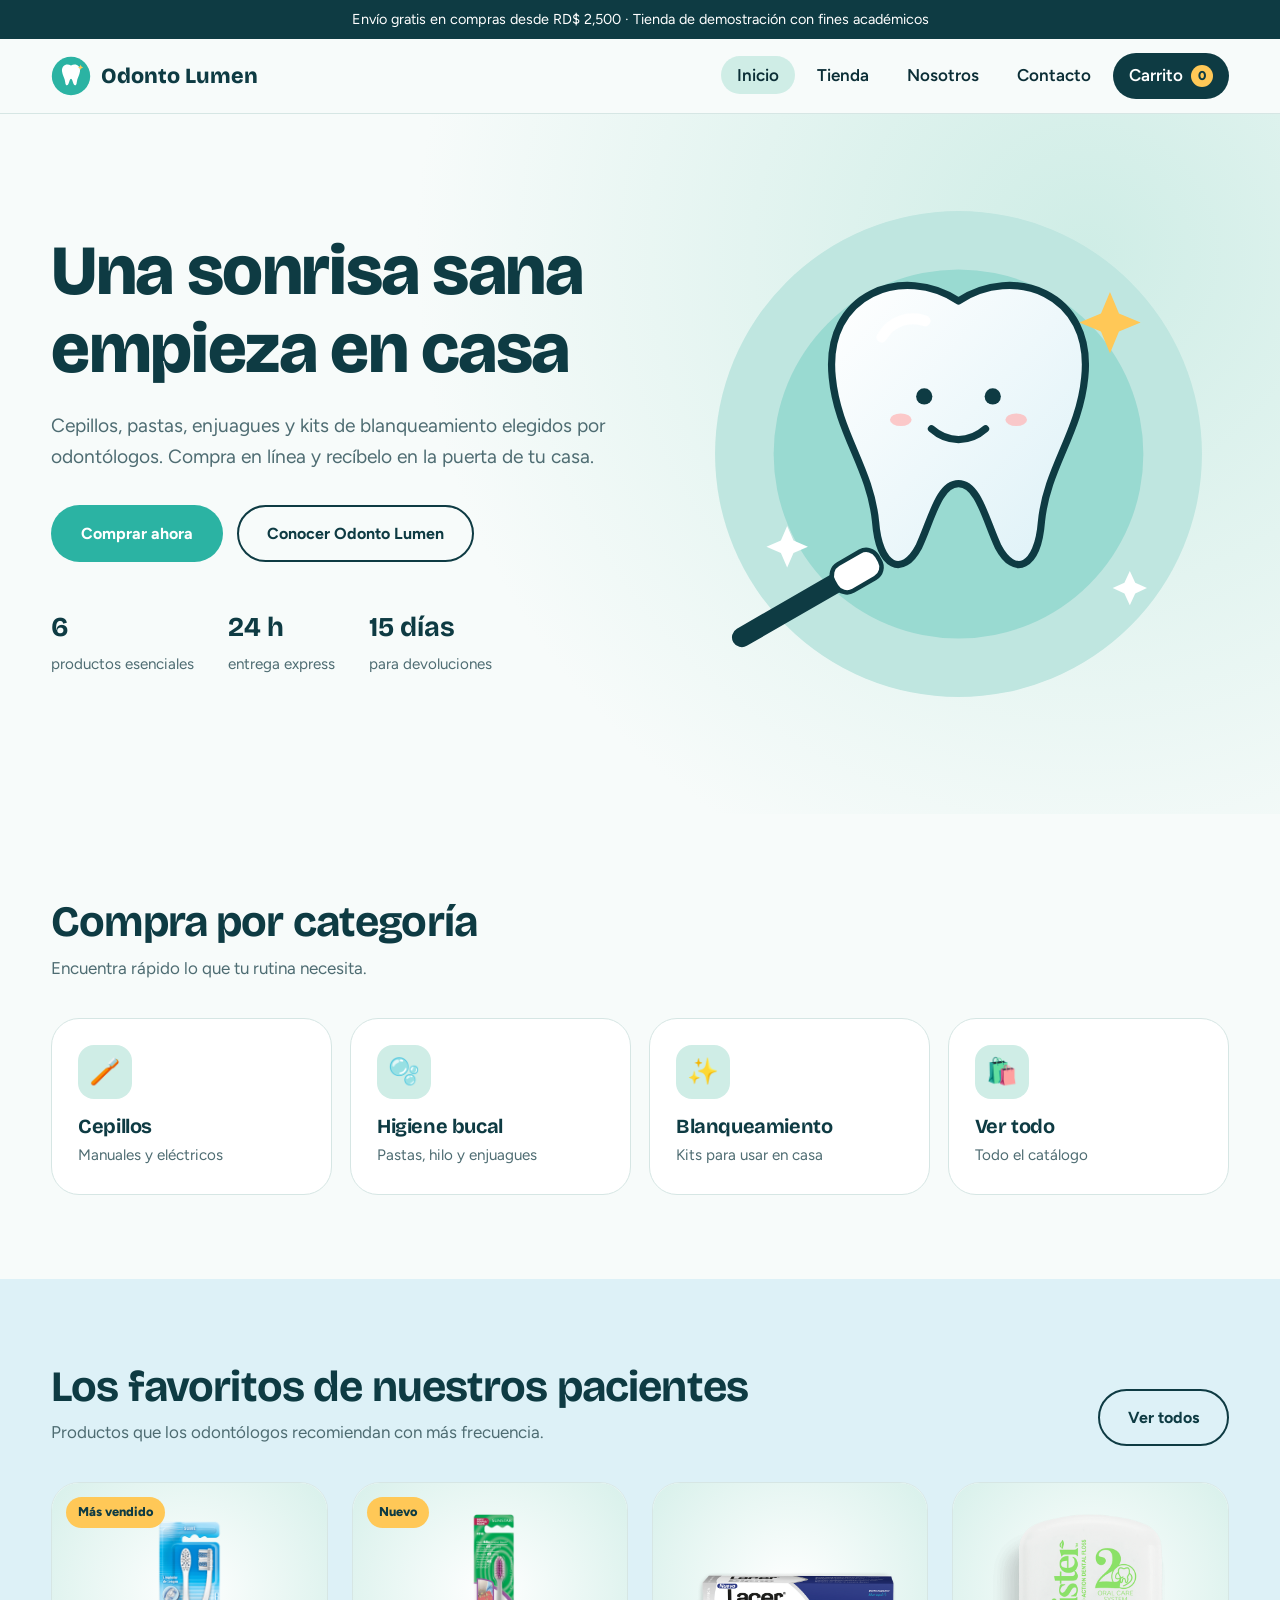
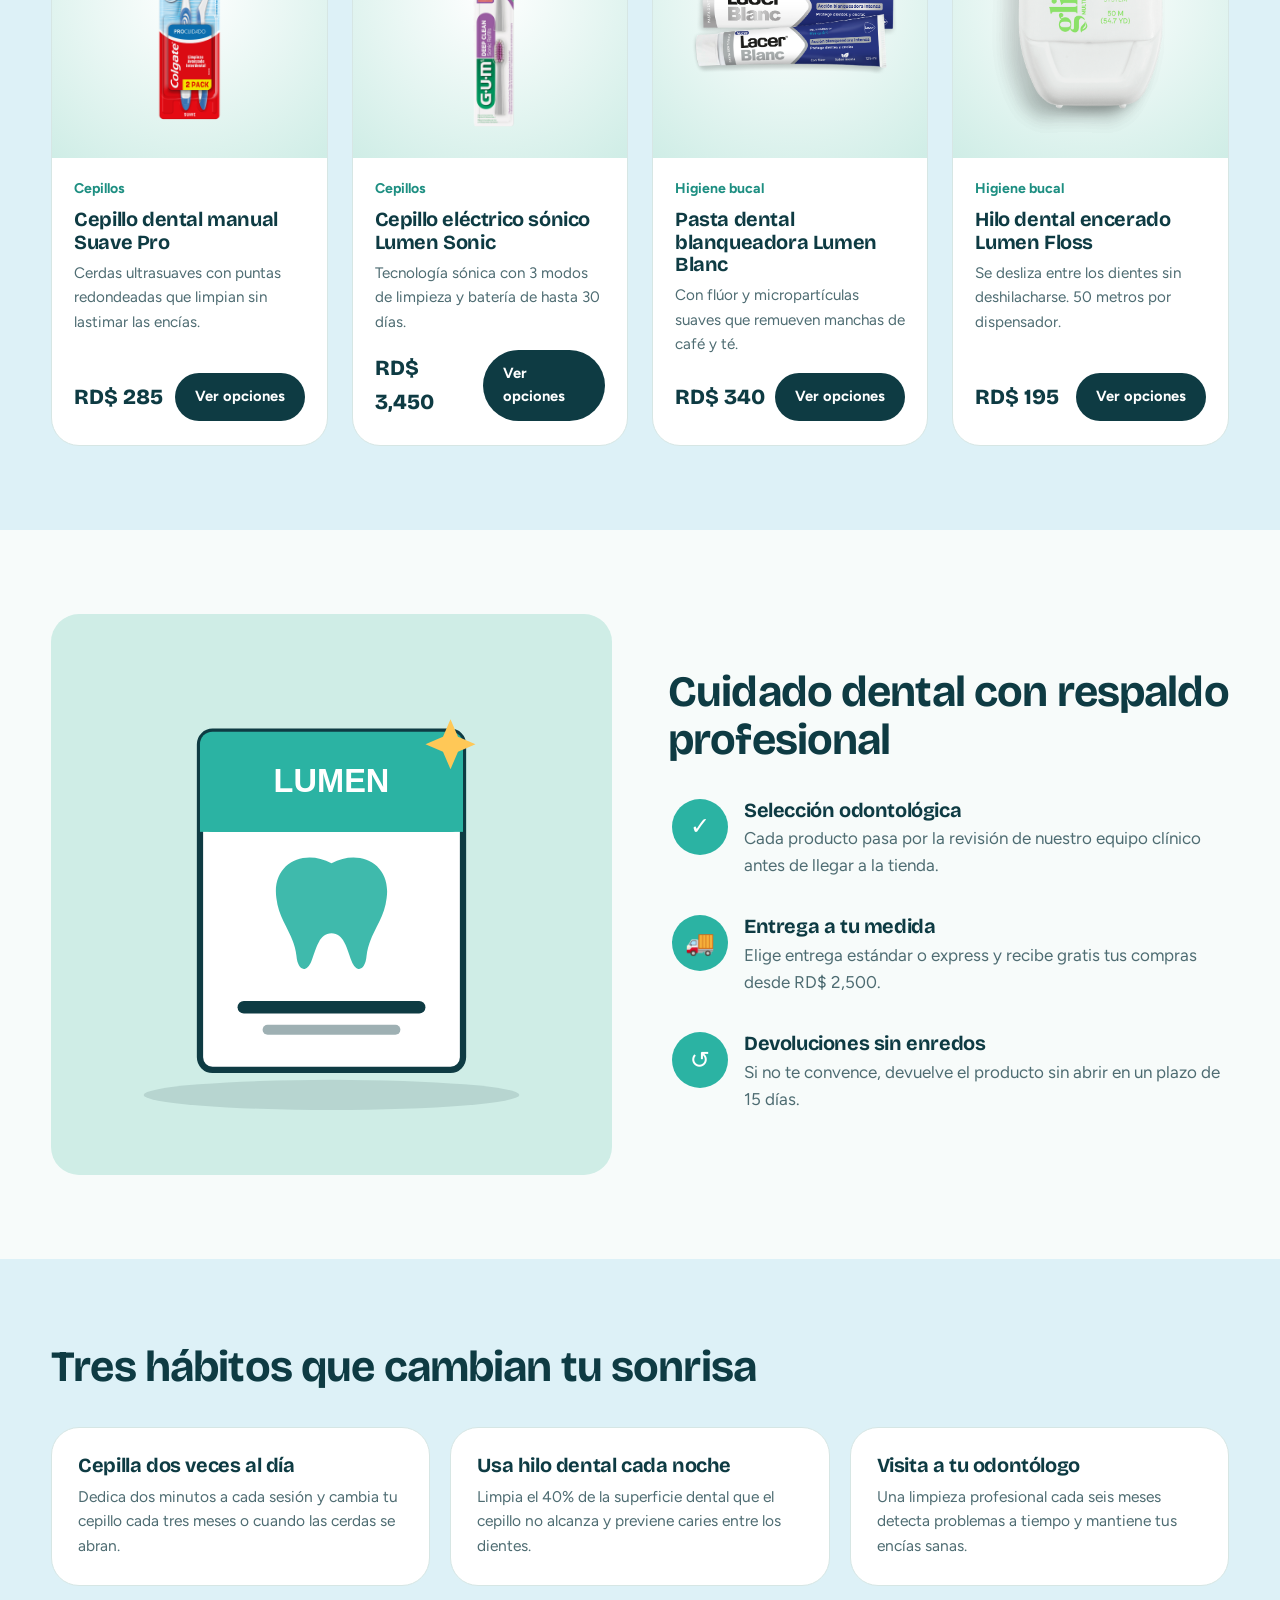
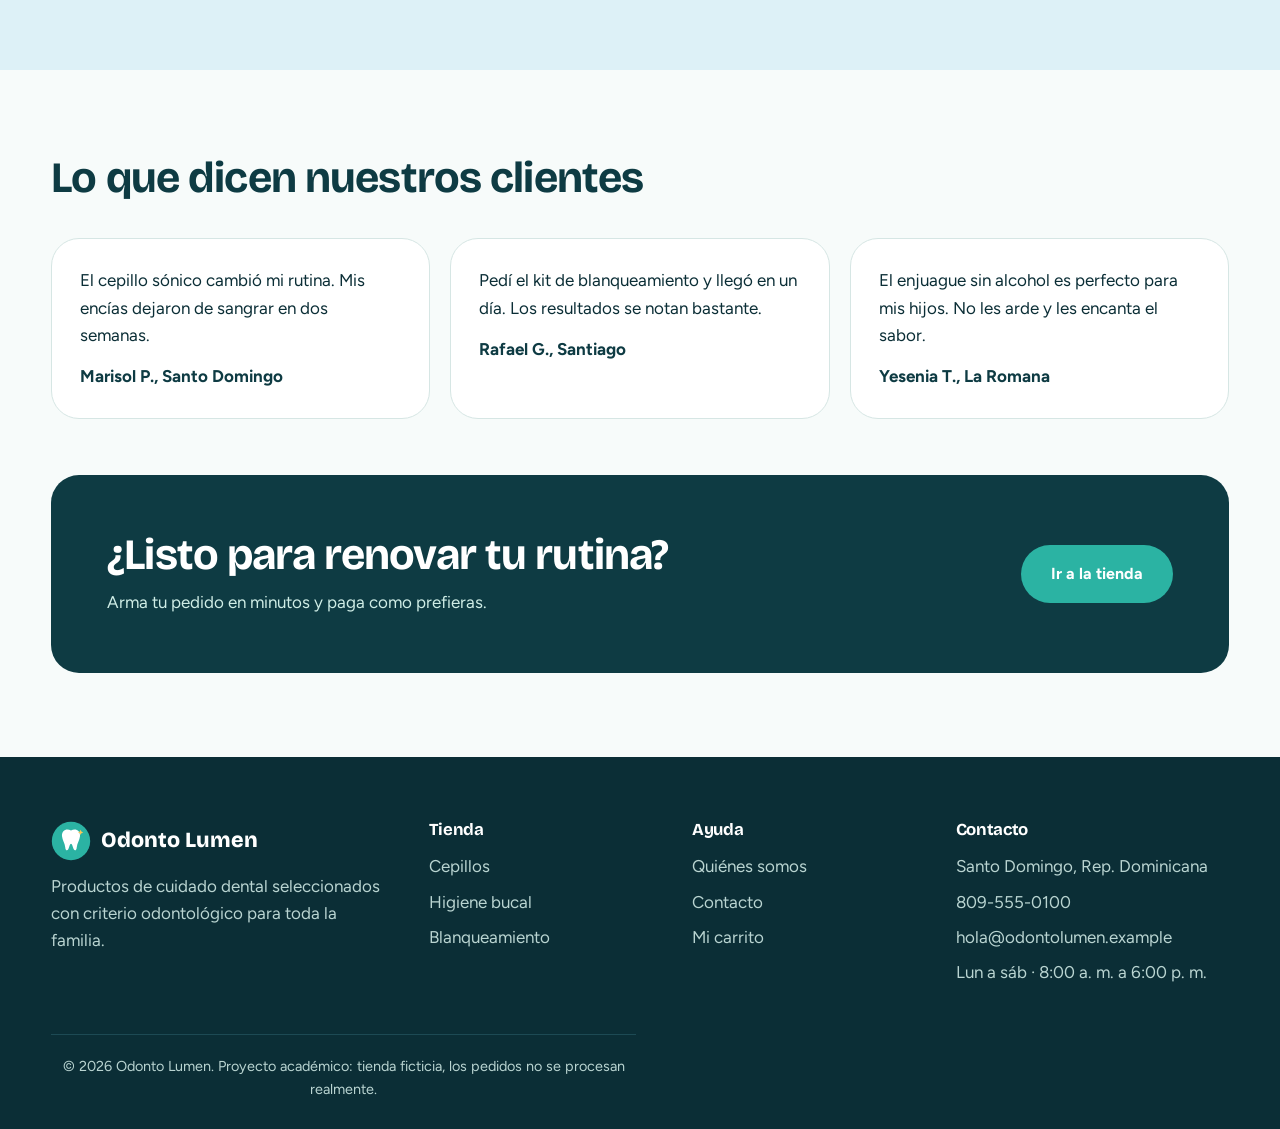
<file: index.html>
<!DOCTYPE html>
<html lang="es">
<head>
<meta charset="UTF-8">
<meta name="viewport" content="width=device-width, initial-scale=1">
<title>Odonto Lumen · Tienda de cuidado dental</title>
<meta name="description" content="Odonto Lumen: productos de cuidado dental con respaldo odontológico.">
<link rel="icon" href="images/logo.svg" type="image/svg+xml">
<link rel="preconnect" href="https://fonts.googleapis.com">
<link rel="preconnect" href="https://fonts.gstatic.com" crossorigin>
<link href="https://fonts.googleapis.com/css2?family=Bricolage+Grotesque:opsz,wght@12..96,500;12..96,700;12..96,800&family=Figtree:wght@400;600;700&display=swap" rel="stylesheet">
<link rel="stylesheet" href="css/styles.css">
</head>
<body data-page="home">
<div id="site-header"></div>

<main>
<section class="hero"><div class="container hero-grid">
 <div><h1>Una sonrisa sana empieza en casa</h1>
 <p class="lead">Cepillos, pastas, enjuagues y kits de blanqueamiento elegidos por odontólogos. Compra en línea y recíbelo en la puerta de tu casa.</p>
 <div class="actions"><a class="btn btn-primary" href="tienda.html">Comprar ahora</a><a class="btn btn-ghost" href="nosotros.html">Conocer Odonto Lumen</a></div>
 <div class="hero-stats"><div><strong>6</strong><span>productos esenciales</span></div><div><strong>24 h</strong><span>entrega express</span></div><div><strong>15 días</strong><span>para devoluciones</span></div></div></div>
 <div class="hero-art"><img src="images/hero.svg" alt="Muela sonriente con un cepillo dental"></div>
</div></section>

<section class="section"><div class="container">
 <div class="section-head"><div><h2>Compra por categoría</h2><p>Encuentra rápido lo que tu rutina necesita.</p></div></div>
 <div class="cats">
  <a class="cat" href="tienda.html?cat=Cepillos"><div class="ico">🪥</div><h3>Cepillos</h3><span>Manuales y eléctricos</span></a>
  <a class="cat" href="tienda.html?cat=Higiene bucal"><div class="ico">🫧</div><h3>Higiene bucal</h3><span>Pastas, hilo y enjuagues</span></a>
  <a class="cat" href="tienda.html?cat=Blanqueamiento"><div class="ico">✨</div><h3>Blanqueamiento</h3><span>Kits para usar en casa</span></a>
  <a class="cat" href="tienda.html"><div class="ico">🛍️</div><h3>Ver todo</h3><span>Todo el catálogo</span></a>
 </div></div></section>

<section class="section alt"><div class="container">
 <div class="section-head"><div><h2>Los favoritos de nuestros pacientes</h2><p>Productos que los odontólogos recomiendan con más frecuencia.</p></div><a class="btn btn-ghost" href="tienda.html">Ver todos</a></div>
 <div class="grid" id="featured"></div></div></section>

<section class="section"><div class="container split">
 <div class="art"><img src="images/pasta.svg" alt="Pasta dental blanqueadora Lumen Blanc"></div>
 <div><h2>Cuidado dental con respaldo profesional</h2>
 <div class="benefits" style="grid-template-columns:1fr;gap:20px;margin-top:26px">
  <div class="benefit" style="display:flex;gap:16px"><div class="num" style="flex:none;margin:0">✓</div><div><h3>Selección odontológica</h3><p style="margin-top:4px">Cada producto pasa por la revisión de nuestro equipo clínico antes de llegar a la tienda.</p></div></div>
  <div class="benefit" style="display:flex;gap:16px"><div class="num" style="flex:none;margin:0">🚚</div><div><h3>Entrega a tu medida</h3><p style="margin-top:4px">Elige entrega estándar o express y recibe gratis tus compras desde RD$ 2,500.</p></div></div>
  <div class="benefit" style="display:flex;gap:16px"><div class="num" style="flex:none;margin:0">↺</div><div><h3>Devoluciones sin enredos</h3><p style="margin-top:4px">Si no te convence, devuelve el producto sin abrir en un plazo de 15 días.</p></div></div>
 </div></div></div></section>

<section class="section alt"><div class="container">
 <div class="section-head"><div><h2>Tres hábitos que cambian tu sonrisa</h2></div></div>
 <div class="tips">
  <div class="tip"><h3>Cepilla dos veces al día</h3><p>Dedica dos minutos a cada sesión y cambia tu cepillo cada tres meses o cuando las cerdas se abran.</p></div>
  <div class="tip"><h3>Usa hilo dental cada noche</h3><p>Limpia el 40% de la superficie dental que el cepillo no alcanza y previene caries entre los dientes.</p></div>
  <div class="tip"><h3>Visita a tu odontólogo</h3><p>Una limpieza profesional cada seis meses detecta problemas a tiempo y mantiene tus encías sanas.</p></div>
 </div></div></section>

<section class="section"><div class="container">
 <div class="section-head"><div><h2>Lo que dicen nuestros clientes</h2></div></div>
 <div class="tips">
  <blockquote class="quote"><p>El cepillo sónico cambió mi rutina. Mis encías dejaron de sangrar en dos semanas.</p><footer>Marisol P., Santo Domingo</footer></blockquote>
  <blockquote class="quote"><p>Pedí el kit de blanqueamiento y llegó en un día. Los resultados se notan bastante.</p><footer>Rafael G., Santiago</footer></blockquote>
  <blockquote class="quote"><p>El enjuague sin alcohol es perfecto para mis hijos. No les arde y les encanta el sabor.</p><footer>Yesenia T., La Romana</footer></blockquote>
 </div>
 <div class="banner" style="margin-top:56px"><div><h2>¿Listo para renovar tu rutina?</h2><p>Arma tu pedido en minutos y paga como prefieras.</p></div><a class="btn btn-primary" href="tienda.html">Ir a la tienda</a></div>
</div></section>
</main>
<div id="site-footer"></div>
<script src="js/app.js"></script>
</body>
</html>
</file>
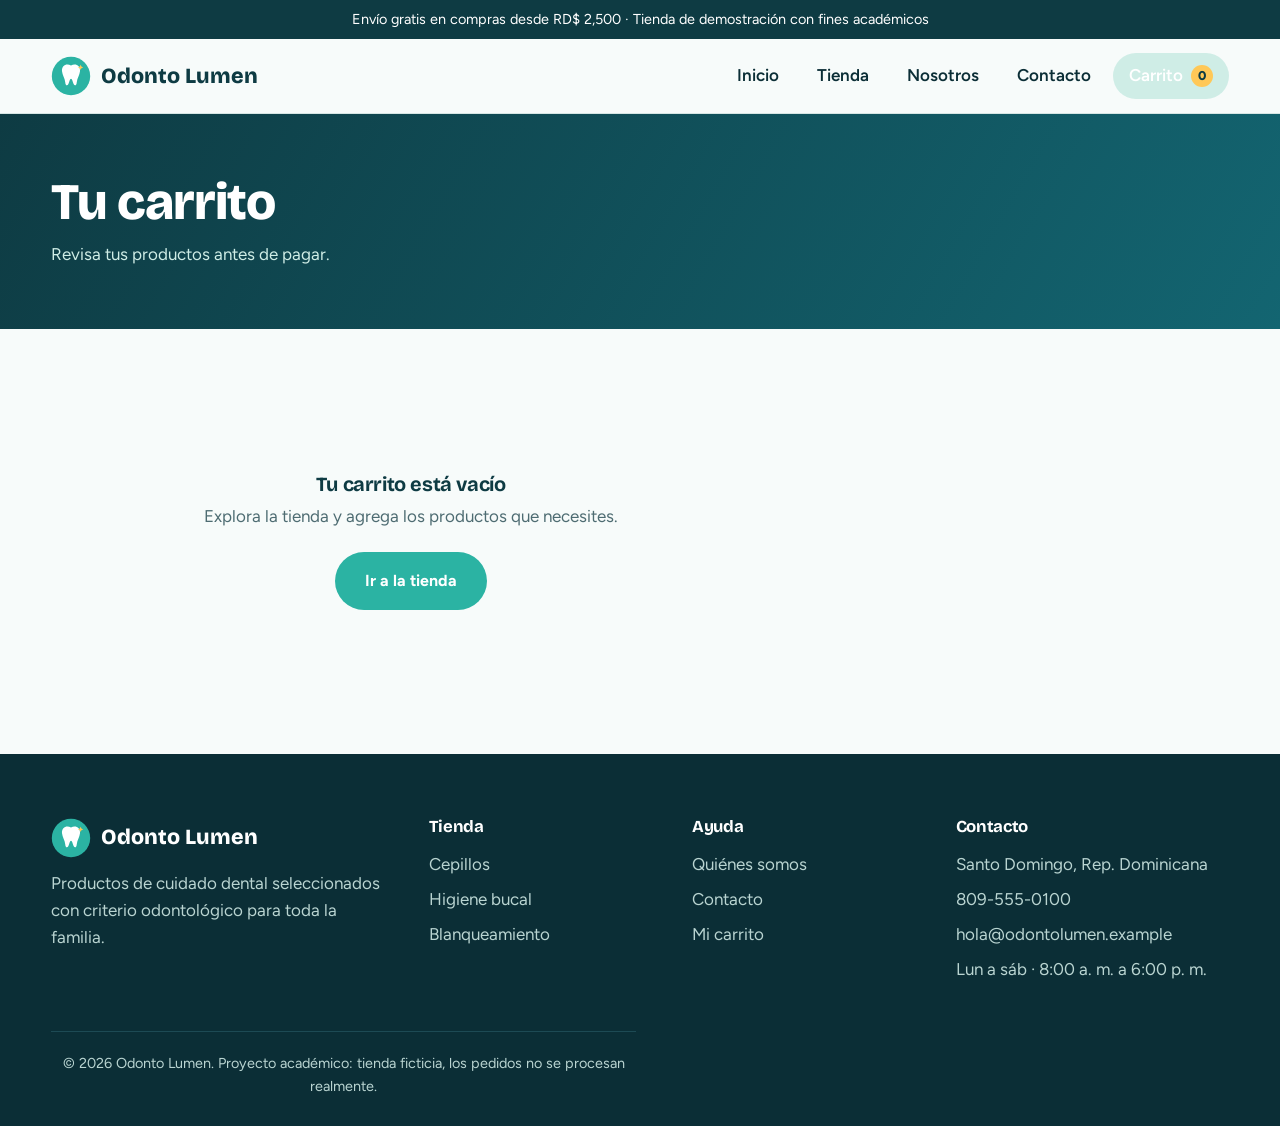
<file: carrito.html>
<!DOCTYPE html>
<html lang="es">
<head>
<meta charset="UTF-8">
<meta name="viewport" content="width=device-width, initial-scale=1">
<title>Carrito · Odonto Lumen</title>
<meta name="description" content="Odonto Lumen: tienda en línea de productos de cuidado dental.">
<link rel="icon" href="images/logo.svg" type="image/svg+xml">
<link rel="preconnect" href="https://fonts.googleapis.com">
<link rel="preconnect" href="https://fonts.gstatic.com" crossorigin>
<link href="https://fonts.googleapis.com/css2?family=Bricolage+Grotesque:opsz,wght@12..96,500;12..96,700;12..96,800&family=Figtree:wght@400;600;700&display=swap" rel="stylesheet">
<link rel="stylesheet" href="css/styles.css">
</head>
<body data-page="cart">
<div id="site-header"></div>

<main>
<section class="page-hero"><div class="container"><h1>Tu carrito</h1><p>Revisa tus productos antes de pagar.</p></div></section>
<section class="section"><div class="container cart-layout"><div id="lines"></div><aside class="summary" id="summary"></aside></div></section>
</main>
<div id="site-footer"></div>
<script src="js/app.js"></script>
</body>
</html>
</file>
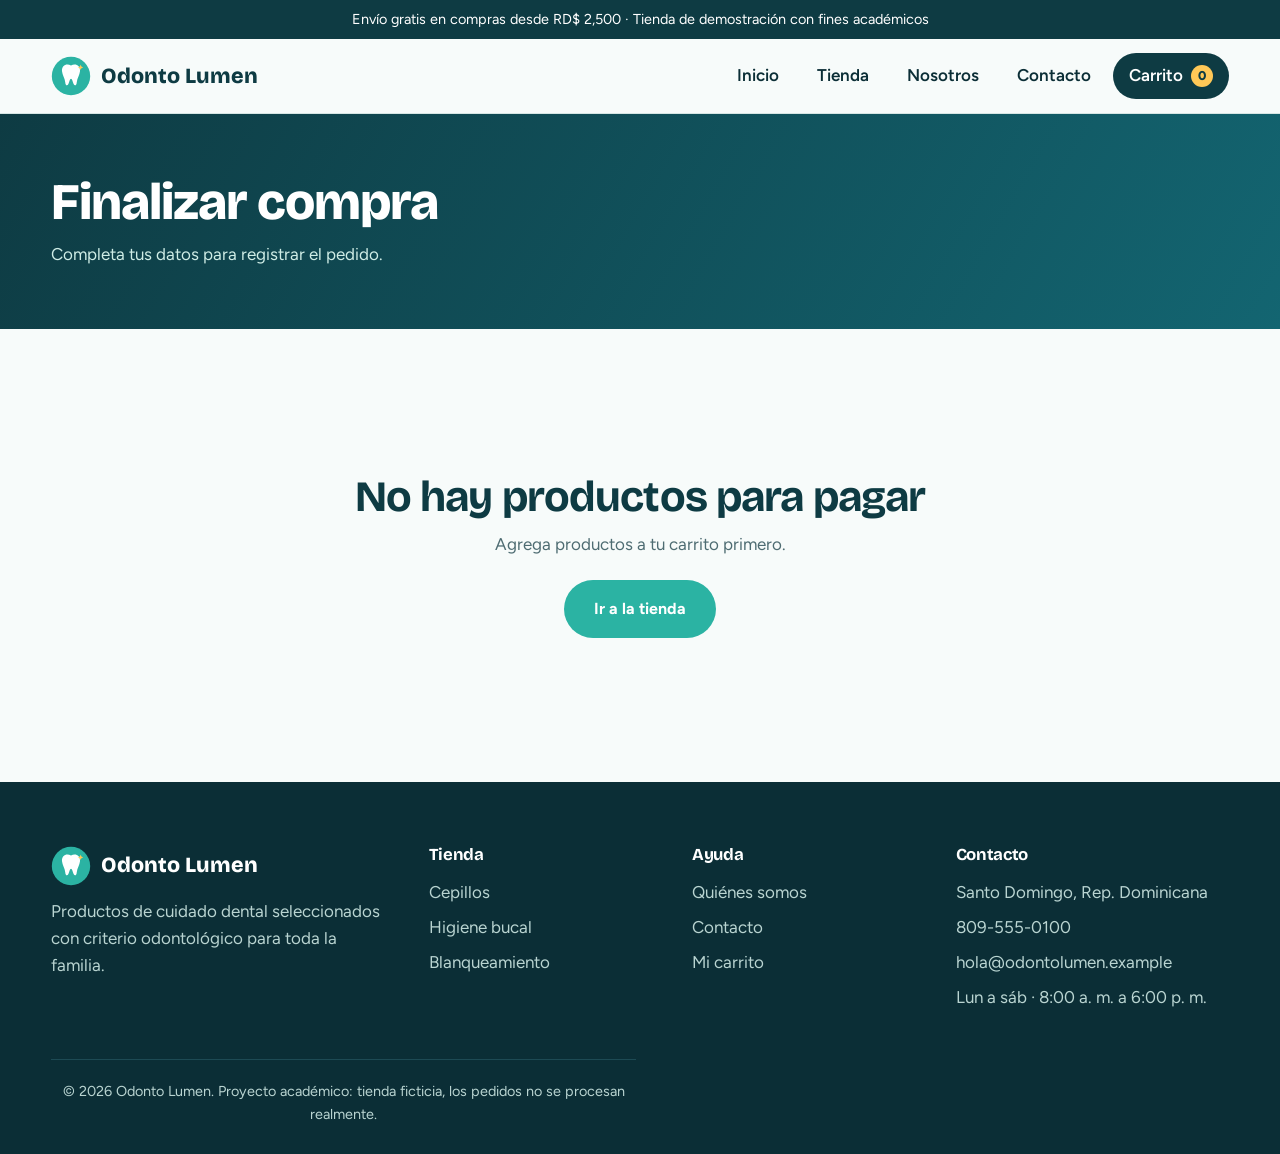
<file: checkout.html>
<!DOCTYPE html>
<html lang="es">
<head>
<meta charset="UTF-8">
<meta name="viewport" content="width=device-width, initial-scale=1">
<title>Finalizar compra · Odonto Lumen</title>
<meta name="description" content="Odonto Lumen: tienda en línea de productos de cuidado dental.">
<link rel="icon" href="images/logo.svg" type="image/svg+xml">
<link rel="preconnect" href="https://fonts.googleapis.com">
<link rel="preconnect" href="https://fonts.gstatic.com" crossorigin>
<link href="https://fonts.googleapis.com/css2?family=Bricolage+Grotesque:opsz,wght@12..96,500;12..96,700;12..96,800&family=Figtree:wght@400;600;700&display=swap" rel="stylesheet">
<link rel="stylesheet" href="css/styles.css">
</head>
<body data-page="checkout">
<div id="site-header"></div>

<main>
<section class="page-hero"><div class="container"><h1>Finalizar compra</h1><p>Completa tus datos para registrar el pedido.</p></div></section>
<section class="section"><div class="container" id="checkout-wrap"><form id="checkout-form" class="cart-layout" novalidate>
 <div>
  <div class="panel"><h3>Datos de contacto</h3><div class="form-grid">
   <div class="field"><label for="nombre">Nombre completo</label><input id="nombre" data-req autocomplete="name"><div class="err">Escribe tu nombre.</div></div>
   <div class="field"><label for="email">Correo electrónico</label><input id="email" type="email" data-req autocomplete="email"><div class="err">Escribe un correo válido.</div></div>
   <div class="field full"><label for="tel">Teléfono</label><input id="tel" type="tel" data-req="tel" placeholder="809-000-0000" autocomplete="tel"><div class="err">Escribe un teléfono de 10 dígitos.</div></div></div></div>
  <div class="panel"><h3>Dirección de entrega</h3><div class="form-grid">
   <div class="field full"><label for="dir">Dirección</label><input id="dir" data-req autocomplete="street-address"><div class="err">Escribe tu dirección.</div></div>
   <div class="field"><label for="ciudad">Ciudad o sector</label><input id="ciudad" data-req><div class="err">Escribe tu ciudad o sector.</div></div>
   <div class="field"><label for="prov">Provincia</label><select id="prov"><option>Santo Domingo</option><option>Distrito Nacional</option><option>Santiago</option><option>La Altagracia</option><option>San Cristóbal</option><option>Otra</option></select></div></div></div>
  <div class="panel"><h3>Método de pago</h3><div class="pay">
   <label><input type="radio" name="pago" checked> Tarjeta de crédito o débito</label>
   <label><input type="radio" name="pago"> Transferencia bancaria</label>
   <label><input type="radio" name="pago"> Pago contra entrega</label></div></div>
 </div>
 <aside class="summary"><h3>Tu pedido</h3><div id="mini"></div><button class="btn btn-primary btn-block" type="submit" style="margin-top:18px">Confirmar pedido</button><p class="note">Tienda de demostración: no se realiza ningún cobro real.</p></aside>
</form></div></section>
</main>
<div id="site-footer"></div>
<script src="js/app.js"></script>
</body>
</html>
</file>
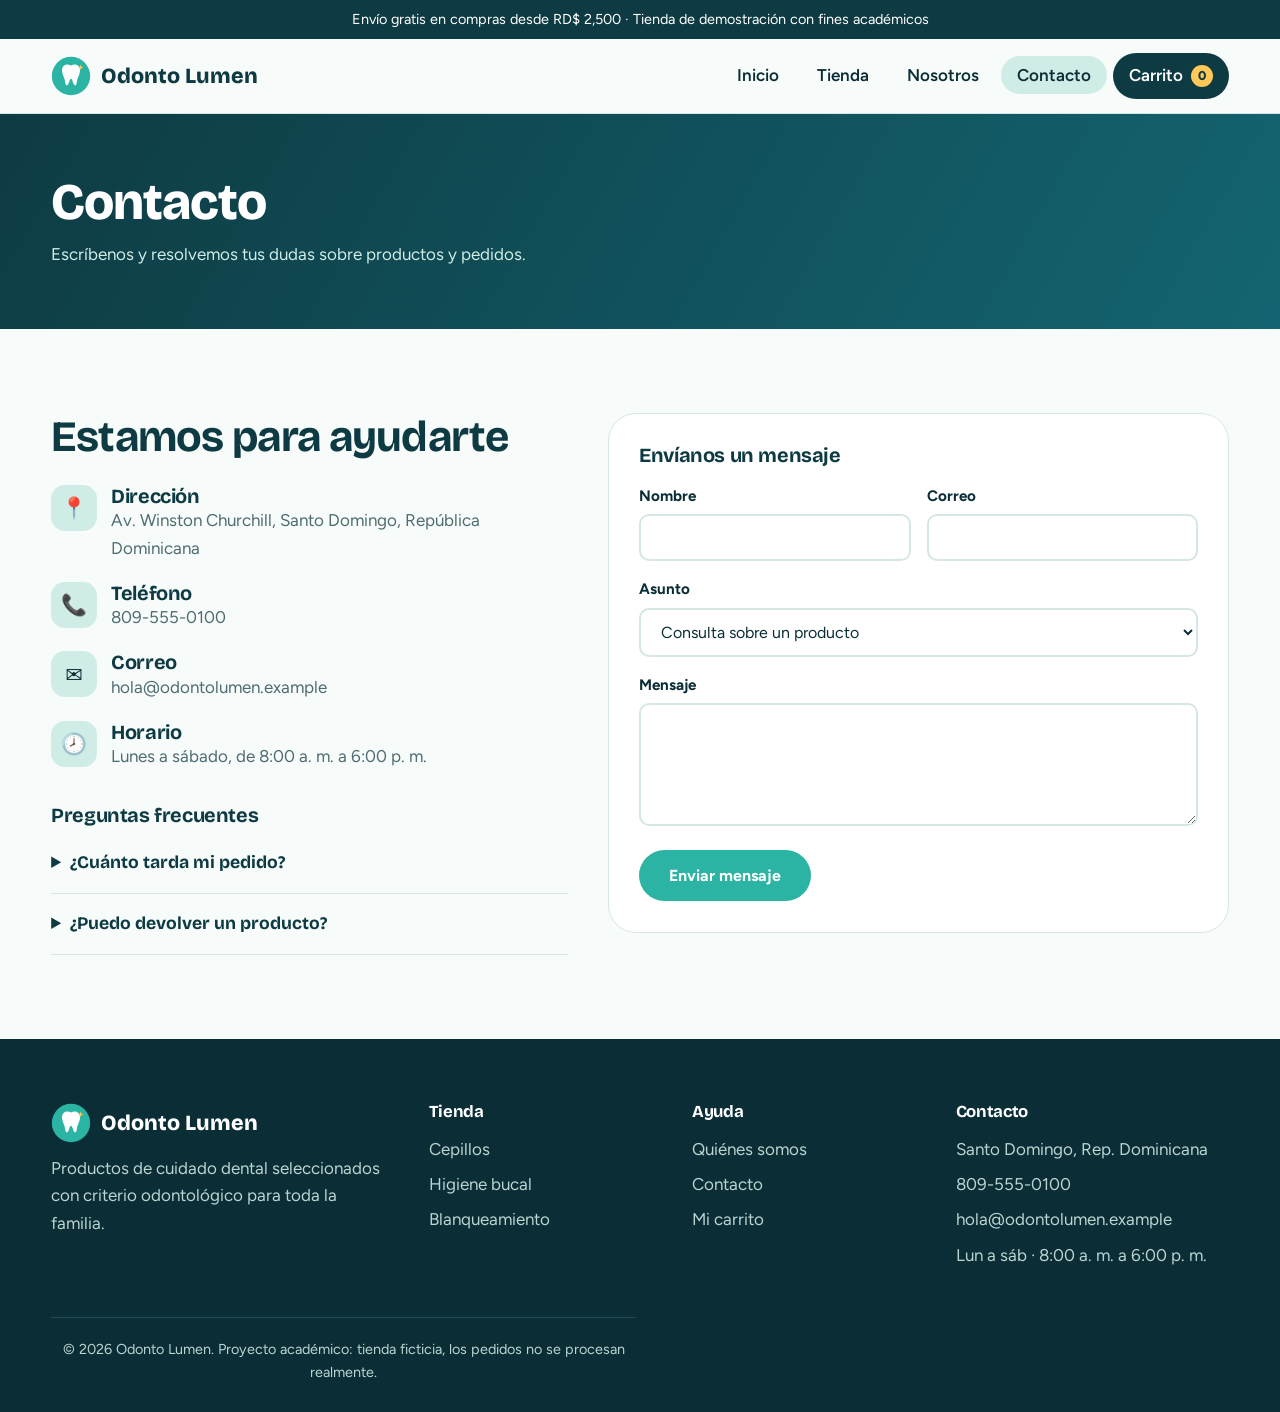
<file: contacto.html>
<!DOCTYPE html>
<html lang="es">
<head>
<meta charset="UTF-8">
<meta name="viewport" content="width=device-width, initial-scale=1">
<title>Contacto · Odonto Lumen</title>
<meta name="description" content="Odonto Lumen: tienda en línea de productos de cuidado dental.">
<link rel="icon" href="images/logo.svg" type="image/svg+xml">
<link rel="preconnect" href="https://fonts.googleapis.com">
<link rel="preconnect" href="https://fonts.gstatic.com" crossorigin>
<link href="https://fonts.googleapis.com/css2?family=Bricolage+Grotesque:opsz,wght@12..96,500;12..96,700;12..96,800&family=Figtree:wght@400;600;700&display=swap" rel="stylesheet">
<link rel="stylesheet" href="css/styles.css">
</head>
<body data-page="contact">
<div id="site-header"></div>

<main>
<section class="page-hero"><div class="container"><h1>Contacto</h1><p>Escríbenos y resolvemos tus dudas sobre productos y pedidos.</p></div></section>
<section class="section"><div class="container contact-grid">
 <div><h2 style="margin-bottom:24px">Estamos para ayudarte</h2>
  <div class="info-item"><div class="ico">📍</div><div><h3>Dirección</h3><p>Av. Winston Churchill, Santo Domingo, República Dominicana</p></div></div>
  <div class="info-item"><div class="ico">📞</div><div><h3>Teléfono</h3><p>809-555-0100</p></div></div>
  <div class="info-item"><div class="ico">✉️</div><div><h3>Correo</h3><p>hola@odontolumen.example</p></div></div>
  <div class="info-item"><div class="ico">🕗</div><div><h3>Horario</h3><p>Lunes a sábado, de 8:00 a. m. a 6:00 p. m.</p></div></div>
  <h3 style="margin:34px 0 6px">Preguntas frecuentes</h3>
  <details><summary>¿Cuánto tarda mi pedido?</summary><p>La entrega estándar tarda de 3 a 5 días hábiles y la express, de 24 a 48 horas.</p></details>
  <details><summary>¿Puedo devolver un producto?</summary><p>Sí, dentro de 15 días, siempre que esté sin abrir y en su empaque original.</p></details>
 </div>
 <form class="panel" id="contact-form" novalidate><h3>Envíanos un mensaje</h3><div class="form-grid">
  <div class="field"><label for="n">Nombre</label><input id="n" data-req><div class="err">Escribe tu nombre.</div></div>
  <div class="field"><label for="e">Correo</label><input id="e" type="email" data-req><div class="err">Escribe un correo válido.</div></div>
  <div class="field full"><label for="a">Asunto</label><select id="a"><option>Consulta sobre un producto</option><option>Estado de mi pedido</option><option>Devolución</option><option>Otro</option></select></div>
  <div class="field full"><label for="m">Mensaje</label><textarea id="m" rows="5" data-req></textarea><div class="err">Escribe tu mensaje.</div></div>
  <div class="full"><button class="btn btn-primary" type="submit">Enviar mensaje</button></div></div></form>
</div></section>
</main>
<div id="site-footer"></div>
<script src="js/app.js"></script>
</body>
</html>
</file>
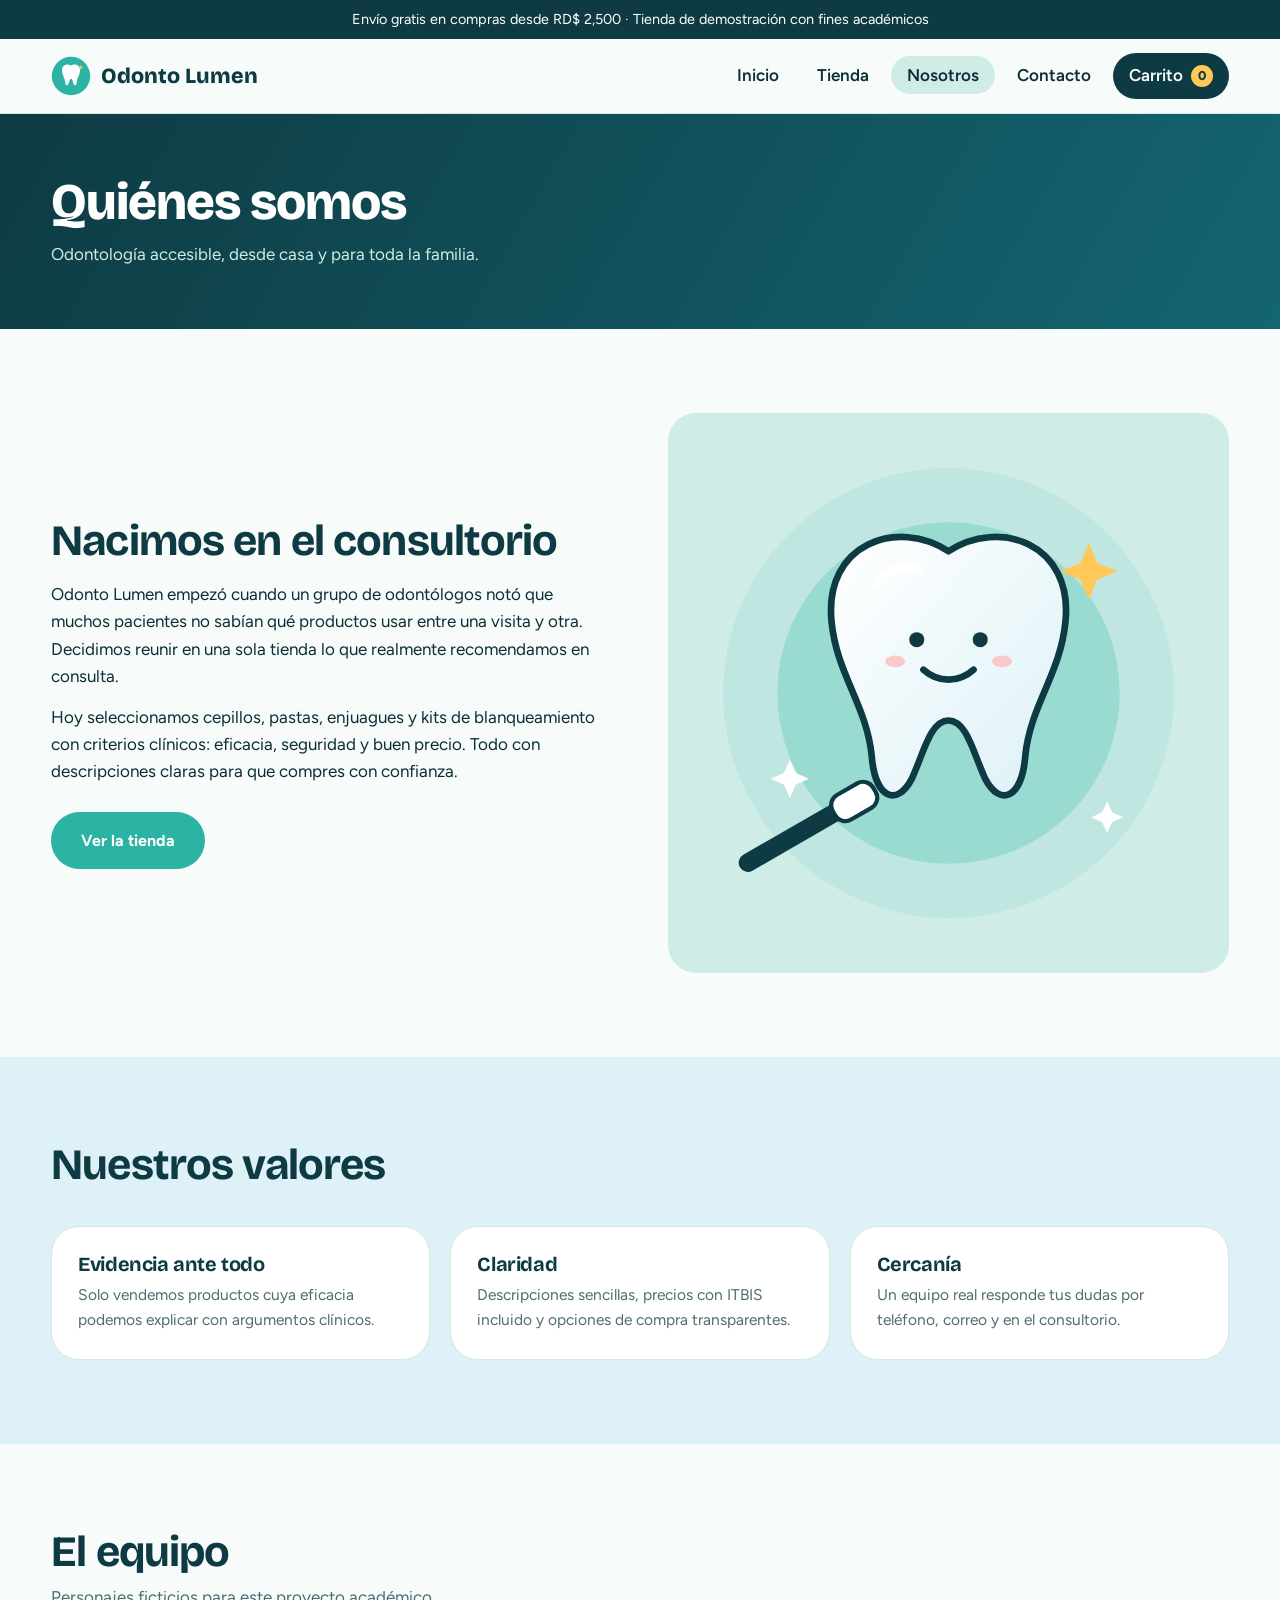
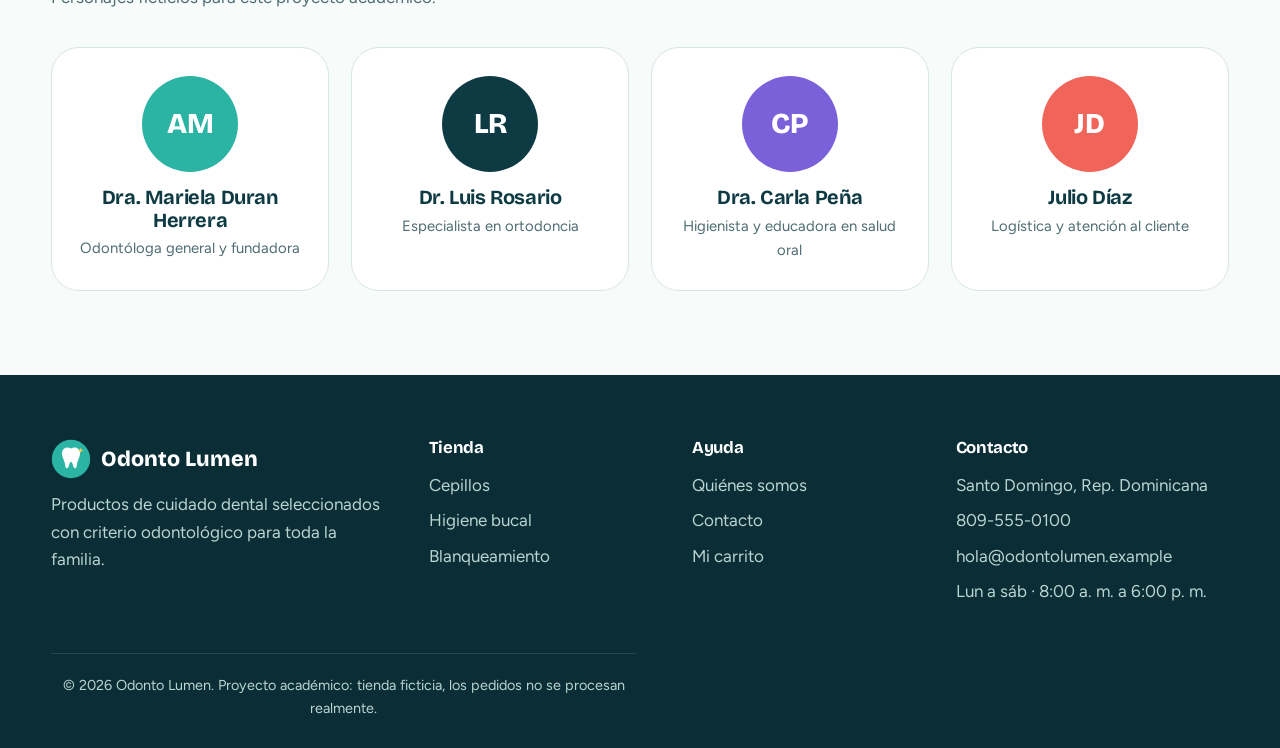
<file: nosotros.html>
<!DOCTYPE html>
<html lang="es">
<head>
<meta charset="UTF-8">
<meta name="viewport" content="width=device-width, initial-scale=1">
<title>Nosotros · Odonto Lumen</title>
<meta name="description" content="Odonto Lumen: tienda en línea de productos de cuidado dental.">
<link rel="icon" href="images/logo.svg" type="image/svg+xml">
<link rel="preconnect" href="https://fonts.googleapis.com">
<link rel="preconnect" href="https://fonts.gstatic.com" crossorigin>
<link href="https://fonts.googleapis.com/css2?family=Bricolage+Grotesque:opsz,wght@12..96,500;12..96,700;12..96,800&family=Figtree:wght@400;600;700&display=swap" rel="stylesheet">
<link rel="stylesheet" href="css/styles.css">
</head>
<body data-page="about">
<div id="site-header"></div>

<main>
<section class="page-hero"><div class="container"><h1>Quiénes somos</h1><p>Odontología accesible, desde casa y para toda la familia.</p></div></section>
<section class="section"><div class="container split">
 <div><h2>Nacimos en el consultorio</h2><p style="margin-top:16px">Odonto Lumen empezó cuando un grupo de odontólogos notó que muchos pacientes no sabían qué productos usar entre una visita y otra. Decidimos reunir en una sola tienda lo que realmente recomendamos en consulta.</p>
 <p style="margin-top:14px">Hoy seleccionamos cepillos, pastas, enjuagues y kits de blanqueamiento con criterios clínicos: eficacia, seguridad y buen precio. Todo con descripciones claras para que compres con confianza.</p>
 <a class="btn btn-primary" style="margin-top:26px" href="tienda.html">Ver la tienda</a></div>
 <div class="art"><img src="images/hero.svg" alt="Ilustración de una muela sonriente"></div></div></section>
<section class="section alt"><div class="container"><div class="section-head"><div><h2>Nuestros valores</h2></div></div>
 <div class="tips"><div class="tip"><h3>Evidencia ante todo</h3><p>Solo vendemos productos cuya eficacia podemos explicar con argumentos clínicos.</p></div>
 <div class="tip"><h3>Claridad</h3><p>Descripciones sencillas, precios con ITBIS incluido y opciones de compra transparentes.</p></div>
 <div class="tip"><h3>Cercanía</h3><p>Un equipo real responde tus dudas por teléfono, correo y en el consultorio.</p></div></div></div></section>
<section class="section"><div class="container"><div class="section-head"><div><h2>El equipo</h2><p>Personajes ficticios para este proyecto académico.</p></div></div>
 <div class="team">
  <div class="member"><div class="avatar" style="background:#2BB3A3">AM</div><h3>Dra. Mariela Duran Herrera</h3><p>Odontóloga general y fundadora</p></div>
  <div class="member"><div class="avatar" style="background:#0E3B43">LR</div><h3>Dr. Luis Rosario</h3><p>Especialista en ortodoncia</p></div>
  <div class="member"><div class="avatar" style="background:#7B61D9">CP</div><h3>Dra. Carla Peña</h3><p>Higienista y educadora en salud oral</p></div>
  <div class="member"><div class="avatar" style="background:#F0645A">JD</div><h3>Julio Díaz</h3><p>Logística y atención al cliente</p></div></div></div></section>
</main>
<div id="site-footer"></div>
<script src="js/app.js"></script>
</body>
</html>
</file>
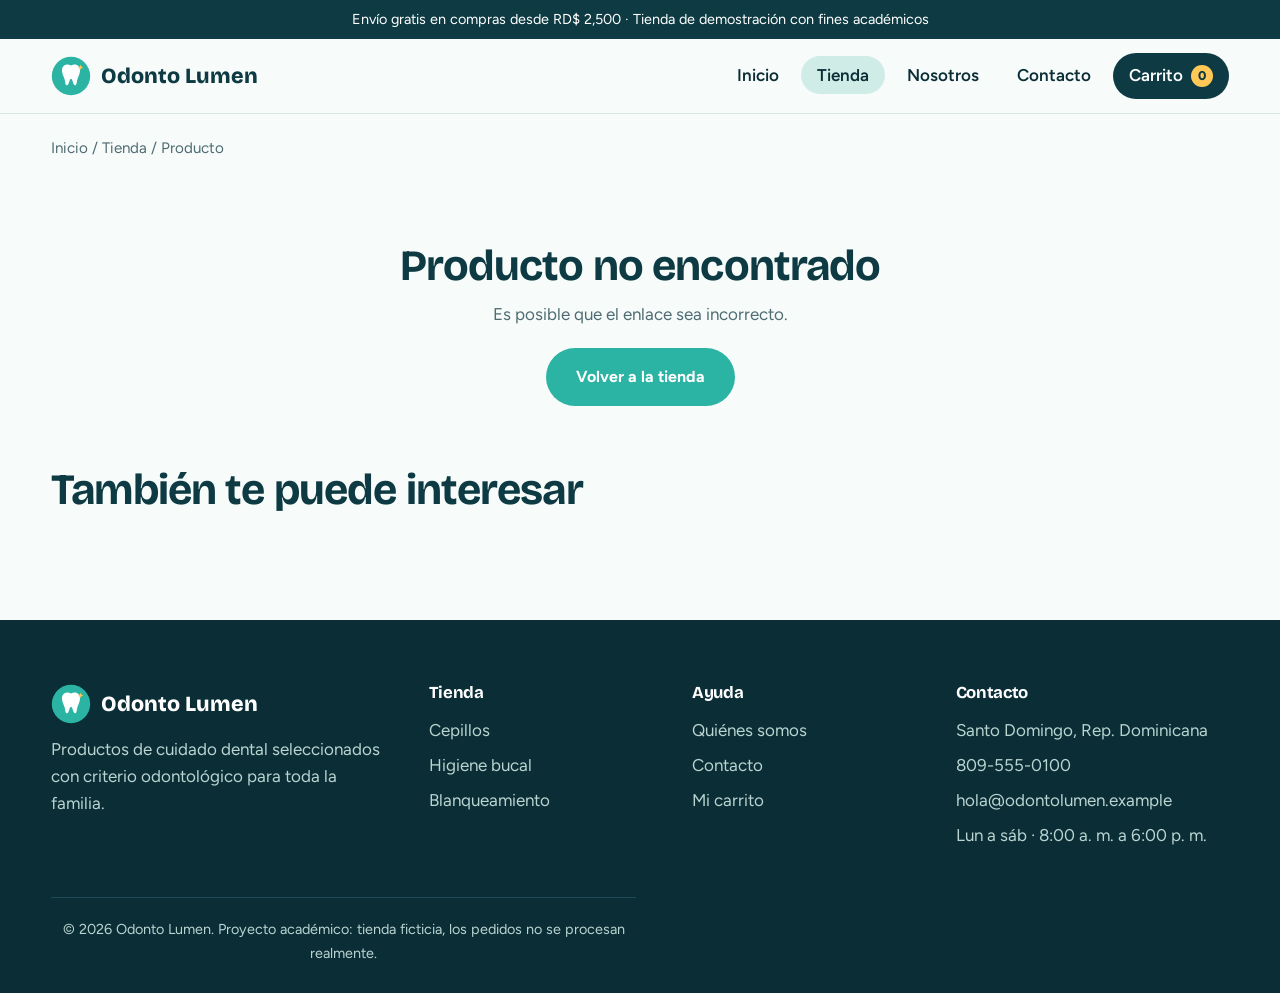
<file: producto.html>
<!DOCTYPE html>
<html lang="es">
<head>
<meta charset="UTF-8">
<meta name="viewport" content="width=device-width, initial-scale=1">
<title>Producto · Odonto Lumen</title>
<meta name="description" content="Odonto Lumen: tienda en línea de productos de cuidado dental.">
<link rel="icon" href="images/logo.svg" type="image/svg+xml">
<link rel="preconnect" href="https://fonts.googleapis.com">
<link rel="preconnect" href="https://fonts.gstatic.com" crossorigin>
<link href="https://fonts.googleapis.com/css2?family=Bricolage+Grotesque:opsz,wght@12..96,500;12..96,700;12..96,800&family=Figtree:wght@400;600;700&display=swap" rel="stylesheet">
<link rel="stylesheet" href="css/styles.css">
</head>
<body data-page="product">
<div id="site-header"></div>

<main><div class="container">
 <nav class="crumbs" aria-label="Ruta"><a href="index.html">Inicio</a> / <a href="tienda.html">Tienda</a> / Producto</nav>
 <div id="product"></div>
 <div style="padding-bottom:80px"><h2 style="margin-bottom:26px">También te puede interesar</h2><div class="grid" id="related"></div></div>
</div></main>
<div id="site-footer"></div>
<script src="js/app.js"></script>
</body>
</html>
</file>
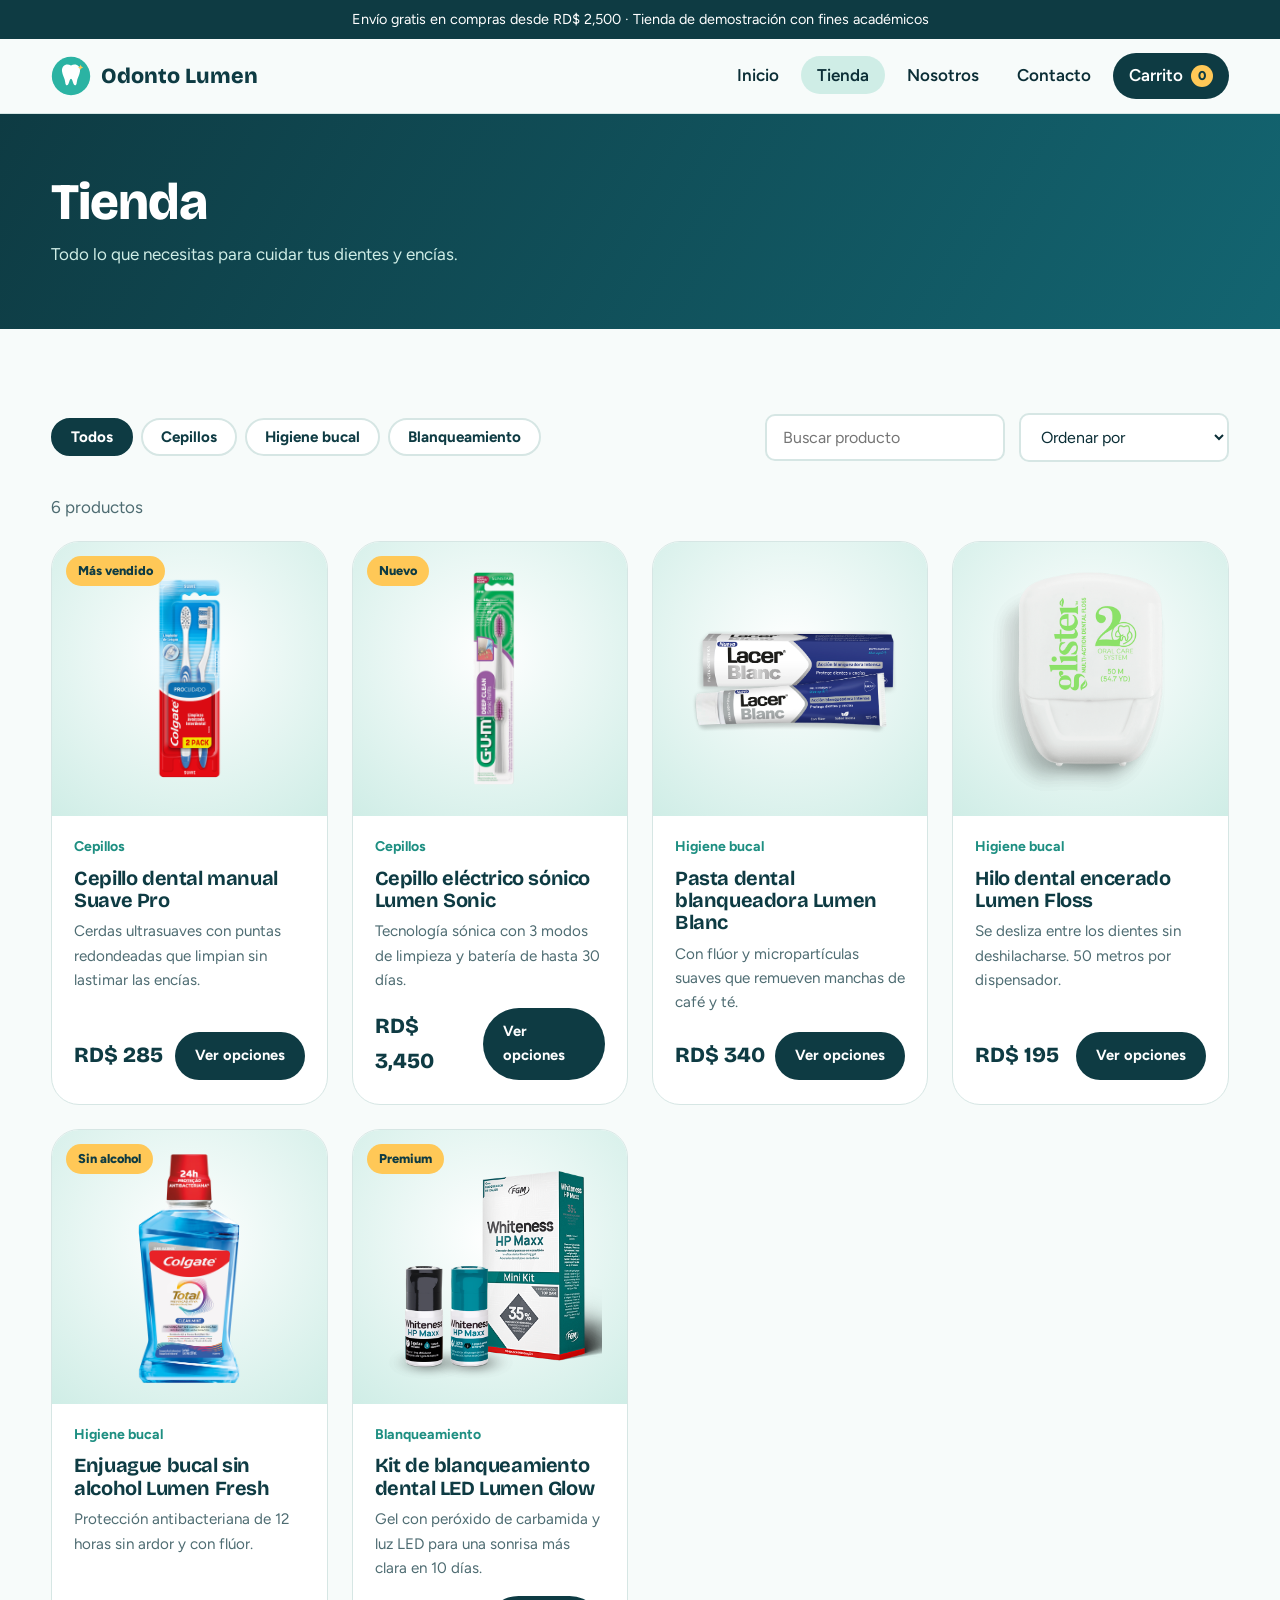
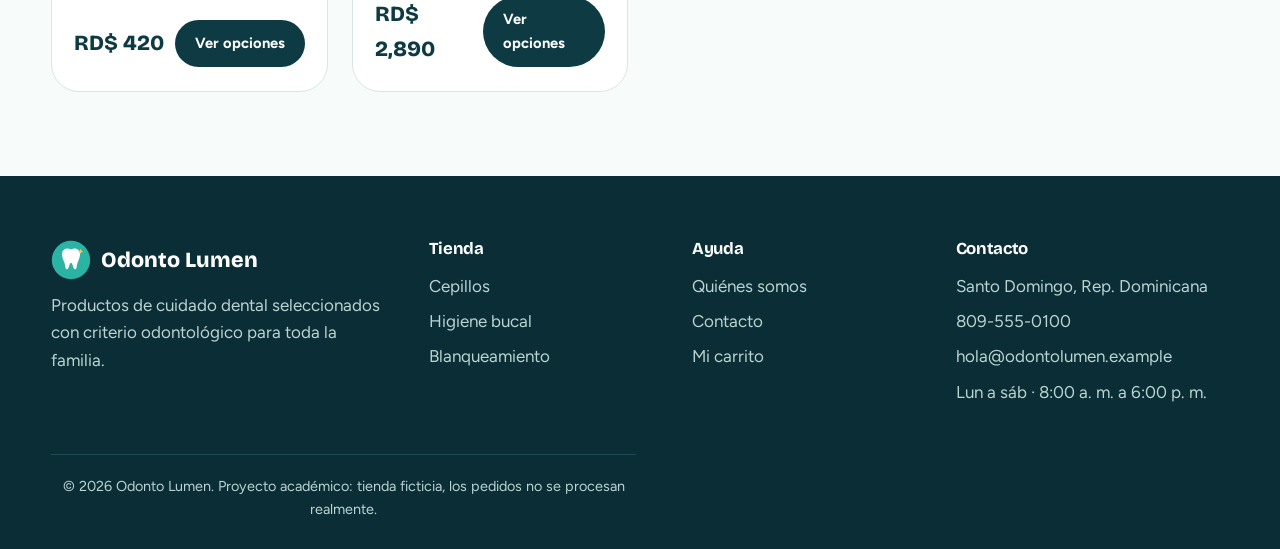
<file: tienda.html>
<!DOCTYPE html>
<html lang="es">
<head>
<meta charset="UTF-8">
<meta name="viewport" content="width=device-width, initial-scale=1">
<title>Tienda · Odonto Lumen</title>
<meta name="description" content="Odonto Lumen: tienda en línea de productos de cuidado dental.">
<link rel="icon" href="images/logo.svg" type="image/svg+xml">
<link rel="preconnect" href="https://fonts.googleapis.com">
<link rel="preconnect" href="https://fonts.gstatic.com" crossorigin>
<link href="https://fonts.googleapis.com/css2?family=Bricolage+Grotesque:opsz,wght@12..96,500;12..96,700;12..96,800&family=Figtree:wght@400;600;700&display=swap" rel="stylesheet">
<link rel="stylesheet" href="css/styles.css">
</head>
<body data-page="shop">
<div id="site-header"></div>

<main>
<section class="page-hero"><div class="container"><h1>Tienda</h1><p>Todo lo que necesitas para cuidar tus dientes y encías.</p></div></section>
<section class="section"><div class="container">
 <div class="toolbar"><div class="chips" id="chips" role="group" aria-label="Categorías"></div>
  <input type="search" id="q" placeholder="Buscar producto" aria-label="Buscar producto">
  <select id="sort" aria-label="Ordenar"><option value="">Ordenar por</option><option value="asc">Precio: menor a mayor</option><option value="desc">Precio: mayor a menor</option></select></div>
 <p id="count" style="color:var(--muted);margin-bottom:20px"></p>
 <div class="grid" id="grid"></div></div></section>
</main>
<div id="site-footer"></div>
<script src="js/app.js"></script>
</body>
</html>
</file>
<file: css/styles.css>
:root{
  --ink:#0B2E36; --teal:#0E3B43; --aqua:#2BB3A3; --aqua-d:#1E8F82; --mint:#CFEDE6; --sky:#DDF1F7;
  --porcelain:#F7FBFA; --sun:#FFC857; --line:#D6E6E4; --muted:#4E6C72; --danger:#C0392B;
  --r-lg:28px; --r-md:16px; --r-sm:10px;
  --font-h:'Bricolage Grotesque','Trebuchet MS',system-ui,sans-serif;
  --font-b:'Figtree','Segoe UI',system-ui,sans-serif;
}
*{box-sizing:border-box;margin:0;padding:0}
html{scroll-behavior:smooth}
body{font-family:var(--font-b);color:var(--ink);background:var(--porcelain);line-height:1.6;font-size:17px}
img{max-width:100%;display:block}
a{color:inherit;text-decoration:none}
h1,h2,h3,h4{font-family:var(--font-h);line-height:1.12;letter-spacing:-.02em;color:var(--teal)}
h1{font-size:clamp(2.5rem,6vw,4.4rem);font-weight:800}
h2{font-size:clamp(1.8rem,3.6vw,2.7rem);font-weight:700}
h3{font-size:1.25rem;font-weight:700}
p{max-width:65ch}
:focus-visible{outline:3px solid var(--sun);outline-offset:3px;border-radius:6px}
.container{width:min(1180px,92%);margin-inline:auto}
.section{padding:84px 0}
.section.alt{background:var(--sky)}
.section-head{display:flex;justify-content:space-between;align-items:end;gap:20px;margin-bottom:36px;flex-wrap:wrap}
.section-head p{color:var(--muted);margin-top:8px}

/* Header */
.topbar{background:var(--teal);color:#fff;font-size:.9rem;text-align:center;padding:8px 12px}
header.site{position:sticky;top:0;z-index:50;background:rgba(247,251,250,.92);backdrop-filter:blur(10px);border-bottom:1px solid var(--line)}
.nav{display:flex;align-items:center;justify-content:space-between;height:74px;gap:20px}
.brand{display:flex;align-items:center;gap:10px;font-family:var(--font-h);font-weight:800;font-size:1.35rem;color:var(--teal)}
.brand img{width:40px;height:40px}
.nav ul{display:flex;list-style:none;gap:6px;align-items:center}
.nav ul a{padding:9px 16px;border-radius:99px;font-weight:600;transition:background .2s}
.nav ul a:hover,.nav ul a.active{background:var(--mint)}
.cart-link{display:inline-flex;align-items:center;gap:8px;background:var(--teal);color:#fff!important}
.cart-link:hover{background:var(--aqua-d)!important}
.badge{background:var(--sun);color:var(--teal);border-radius:99px;min-width:22px;height:22px;display:inline-grid;place-items:center;font-size:.8rem;font-weight:800;padding:0 6px}
.menu-btn{display:none;background:none;border:2px solid var(--teal);border-radius:10px;width:44px;height:44px;font-size:1.3rem;cursor:pointer;color:var(--teal)}

/* Buttons */
.btn{display:inline-flex;align-items:center;justify-content:center;gap:8px;padding:14px 28px;border-radius:99px;font-weight:700;font-family:var(--font-b);font-size:1rem;border:2px solid transparent;cursor:pointer;transition:transform .15s,background .2s,color .2s}
.btn:active{transform:scale(.97)}
.btn-primary{background:var(--aqua);color:#fff}
.btn-primary:hover{background:var(--aqua-d)}
.btn-dark{background:var(--teal);color:#fff}
.btn-dark:hover{background:var(--ink)}
.btn-ghost{border-color:var(--teal);color:var(--teal);background:transparent}
.btn-ghost:hover{background:var(--teal);color:#fff}
.btn-block{width:100%}
.btn[disabled]{opacity:.5;cursor:not-allowed}

/* Hero */
.hero{padding:70px 0 90px;background:radial-gradient(circle at 85% 20%,var(--mint),transparent 55%)}
.hero-grid{display:grid;grid-template-columns:1.05fr .95fr;gap:40px;align-items:center}
.hero p.lead{font-size:1.2rem;color:var(--muted);margin:22px 0 32px}
.hero .actions{display:flex;gap:14px;flex-wrap:wrap}
.hero-art{position:relative}
.hero-art img{width:100%;animation:float 6s ease-in-out infinite}
@keyframes float{50%{transform:translateY(-14px)}}
.hero-stats{display:flex;gap:34px;margin-top:44px;flex-wrap:wrap}
.hero-stats strong{display:block;font-family:var(--font-h);font-size:1.7rem;color:var(--teal)}
.hero-stats span{color:var(--muted);font-size:.95rem}
.page-hero{background:linear-gradient(120deg,var(--teal),#136571);color:#fff;padding:60px 0}
.page-hero h1{color:#fff;font-size:clamp(2rem,4.5vw,3.2rem)}
.page-hero p{color:#CFEDE6;margin-top:10px}

/* Categories */
.cats{display:grid;grid-template-columns:repeat(4,1fr);gap:18px}
.cat{background:#fff;border:1px solid var(--line);border-radius:var(--r-lg);padding:26px;display:flex;flex-direction:column;gap:6px;transition:border-color .2s,transform .2s}
.cat:hover{border-color:var(--aqua);transform:translateY(-4px)}
.cat .ico{width:54px;height:54px;border-radius:16px;background:var(--mint);display:grid;place-items:center;font-size:1.6rem;margin-bottom:10px}
.cat span{color:var(--muted);font-size:.95rem}

/* Product grid */
.grid{display:grid;grid-template-columns:repeat(auto-fill,minmax(250px,1fr));gap:24px}
.card{background:#fff;border:1px solid var(--line);border-radius:var(--r-lg);overflow:hidden;display:flex;flex-direction:column;transition:box-shadow .25s,transform .25s}
.card:hover{box-shadow:0 18px 40px -18px rgba(14,59,67,.35);transform:translateY(-4px)}
.thumb{aspect-ratio:1;background:radial-gradient(circle at 50% 40%,#fff 0,var(--mint) 100%);display:grid;place-items:center;position:relative;overflow:hidden}
.thumb img{width:82%;transition:transform .4s}
.card:hover .thumb img{transform:scale(1.06) rotate(-2deg)}
.tag{position:absolute;top:14px;left:14px;background:var(--sun);color:var(--teal);font-weight:800;font-size:.8rem;padding:5px 12px;border-radius:99px}
.card-body{padding:20px 22px 24px;display:flex;flex-direction:column;gap:8px;flex:1}
.card-body .cat-name{color:var(--aqua-d);font-weight:700;font-size:.88rem}
.card-body p{color:var(--muted);font-size:.95rem;flex:1}
.price{font-family:var(--font-h);font-weight:800;font-size:1.35rem;color:var(--teal)}
.card-foot{display:flex;justify-content:space-between;align-items:center;margin-top:8px;gap:10px}
.btn-sm{padding:10px 18px;font-size:.92rem}

/* Benefits */
.benefits{display:grid;grid-template-columns:repeat(3,1fr);gap:28px}
.benefit{padding:8px 4px}
.benefit .num{width:56px;height:56px;border-radius:50%;background:var(--aqua);color:#fff;display:grid;place-items:center;font-size:1.5rem;margin-bottom:16px}
.benefit p{color:var(--muted);margin-top:8px}

/* Split / banners */
.split{display:grid;grid-template-columns:1fr 1fr;gap:56px;align-items:center}
.split .art{background:var(--mint);border-radius:var(--r-lg);padding:30px}
.banner{background:var(--teal);color:#fff;border-radius:var(--r-lg);padding:56px;display:flex;justify-content:space-between;align-items:center;gap:28px;flex-wrap:wrap}
.banner h2{color:#fff}
.banner p{color:#CFEDE6;margin-top:10px}
.tips{display:grid;grid-template-columns:repeat(3,1fr);gap:20px}
.tip{background:#fff;border-radius:var(--r-lg);padding:26px;border:1px solid var(--line)}
.tip p{color:var(--muted);margin-top:8px;font-size:.97rem}
.quote{background:#fff;border-radius:var(--r-lg);padding:28px;border:1px solid var(--line)}
.quote footer{margin-top:14px;font-weight:700;color:var(--teal)}

/* Shop toolbar */
.toolbar{display:flex;gap:14px;flex-wrap:wrap;align-items:center;margin-bottom:32px}
.chips{display:flex;gap:8px;flex-wrap:wrap;flex:1}
.chip{border:2px solid var(--line);background:#fff;border-radius:99px;padding:8px 18px;font-weight:700;cursor:pointer;font-family:var(--font-b);color:var(--teal);font-size:.95rem}
.chip.on,.chip:hover{background:var(--teal);color:#fff;border-color:var(--teal)}
input,select,textarea{font-family:var(--font-b);font-size:1rem;padding:12px 16px;border:2px solid var(--line);border-radius:var(--r-sm);background:#fff;color:var(--ink);width:100%}
input:focus,select:focus,textarea:focus{outline:none;border-color:var(--aqua)}
.toolbar input{max-width:240px}.toolbar select{max-width:210px}
.empty{text-align:center;padding:60px 20px;color:var(--muted)}

/* Product page */
.crumbs{padding:22px 0;color:var(--muted);font-size:.95rem}
.crumbs a:hover{color:var(--aqua-d)}
.pd{display:grid;grid-template-columns:1fr 1fr;gap:56px;align-items:start;padding-bottom:70px}
.pd .thumb{border-radius:var(--r-lg);aspect-ratio:1}
.pd .thumb img{width:78%;transition:filter .3s}
.pd-info h1{font-size:clamp(1.9rem,3.6vw,2.7rem)}
.pd-info .price{font-size:2rem;margin:14px 0}
.pd-info .short{color:var(--muted);margin-bottom:24px}
.opt{margin-bottom:20px}
.opt{border:0;min-width:0}.opt legend{font-weight:700;margin-bottom:8px;color:var(--teal);padding:0}
.opt-row{display:flex;gap:10px;flex-wrap:wrap}
.opt-pill{position:relative}
.opt-pill input{position:absolute;opacity:0;width:0;height:0}
.opt-pill span{display:inline-flex;align-items:center;gap:8px;padding:10px 18px;border:2px solid var(--line);border-radius:99px;cursor:pointer;font-weight:600;background:#fff;font-size:.95rem}
.opt-pill input:checked+span{border-color:var(--aqua);background:var(--mint)}
.opt-pill input:focus-visible+span{outline:3px solid var(--sun);outline-offset:2px}
.dot{width:18px;height:18px;border-radius:50%;border:2px solid #fff;box-shadow:0 0 0 1px var(--line)}
.buy-row{display:flex;gap:14px;align-items:center;flex-wrap:wrap;margin-top:28px}
.qty{display:inline-flex;align-items:center;border:2px solid var(--line);border-radius:99px;background:#fff}
.qty button{width:42px;height:42px;border:none;background:none;font-size:1.3rem;cursor:pointer;color:var(--teal);border-radius:50%}
.qty button:hover{background:var(--mint)}
.qty span{min-width:30px;text-align:center;font-weight:700}
.tabs{margin-top:34px;border-top:1px solid var(--line);padding-top:10px}
details{border-bottom:1px solid var(--line);padding:16px 0}
summary{cursor:pointer;font-weight:700;font-family:var(--font-h);font-size:1.1rem;color:var(--teal)}
details p,details ul{margin-top:12px;color:var(--muted)}
details ul{padding-left:20px}

/* Cart */
.cart-layout{display:grid;grid-template-columns:1.7fr 1fr;gap:36px;align-items:start}
.line{display:grid;grid-template-columns:96px 1fr auto;gap:18px;padding:20px;background:#fff;border:1px solid var(--line);border-radius:var(--r-md);margin-bottom:14px;align-items:center}
.line .thumb{border-radius:14px;aspect-ratio:1}
.line .thumb img{width:80%}
.line h3{font-size:1.1rem}
.line small{display:block;color:var(--muted);margin:4px 0 10px}
.line .right{text-align:right;display:flex;flex-direction:column;gap:10px;align-items:flex-end}
.rm{background:none;border:none;color:var(--danger);cursor:pointer;font-weight:700;font-family:var(--font-b)}
.summary{background:#fff;border:1px solid var(--line);border-radius:var(--r-lg);padding:28px;position:sticky;top:96px}
.summary h3{margin-bottom:16px}
.sum-row{display:flex;justify-content:space-between;padding:8px 0;color:var(--muted)}
.sum-row.total{border-top:2px solid var(--line);margin-top:10px;padding-top:16px;color:var(--teal);font-weight:800;font-family:var(--font-h);font-size:1.4rem}
.note{font-size:.88rem;color:var(--muted);margin-top:12px}
.free-bar{height:8px;border-radius:9px;background:var(--mint);overflow:hidden;margin:6px 0 4px}
.free-bar i{display:block;height:100%;background:var(--aqua)}

/* Forms */
.form-grid{display:grid;grid-template-columns:1fr 1fr;gap:16px}
.form-grid .full{grid-column:1/-1}
.field label{display:block;font-weight:700;margin-bottom:6px;font-size:.95rem}
.field .err{color:var(--danger);font-size:.85rem;margin-top:4px;display:none}
.field.bad input,.field.bad select,.field.bad textarea{border-color:var(--danger)}
.field.bad .err{display:block}
.panel{background:#fff;border:1px solid var(--line);border-radius:var(--r-lg);padding:30px;margin-bottom:22px}
.panel h3{margin-bottom:18px}
.pay{display:grid;gap:10px}
.pay label{display:flex;gap:12px;align-items:center;padding:14px 16px;border:2px solid var(--line);border-radius:var(--r-sm);cursor:pointer;font-weight:600}
.pay label:has(input:checked){border-color:var(--aqua);background:var(--mint)}
.pay input{width:auto}
.mini{display:flex;justify-content:space-between;gap:12px;padding:8px 0;font-size:.95rem}
.mini small{color:var(--muted);display:block}

/* Modal / toast */
.overlay{position:fixed;inset:0;background:rgba(11,46,54,.6);display:none;place-items:center;z-index:100;padding:20px}
.overlay.show{display:grid}
.modal{background:#fff;border-radius:var(--r-lg);padding:44px;max-width:480px;text-align:center}
.modal .check{width:74px;height:74px;border-radius:50%;background:var(--aqua);color:#fff;display:grid;place-items:center;font-size:2.2rem;margin:0 auto 18px}
.modal p{margin:12px auto 24px;color:var(--muted)}
.toast{position:fixed;bottom:26px;left:50%;transform:translate(-50%,120px);background:var(--teal);color:#fff;padding:14px 24px;border-radius:99px;font-weight:700;z-index:90;transition:transform .35s;box-shadow:0 14px 30px -10px rgba(0,0,0,.4)}
.toast.show{transform:translate(-50%,0)}

/* Team / contact */
.team{display:grid;grid-template-columns:repeat(4,1fr);gap:22px}
.member{text-align:center;background:#fff;border:1px solid var(--line);border-radius:var(--r-lg);padding:28px 18px}
.avatar{width:96px;height:96px;border-radius:50%;margin:0 auto 14px;display:grid;place-items:center;font-family:var(--font-h);font-weight:800;font-size:1.8rem;color:#fff}
.member p{color:var(--muted);font-size:.93rem;margin:6px auto 0}
.contact-grid{display:grid;grid-template-columns:1fr 1.2fr;gap:40px}
.info-item{display:flex;gap:14px;margin-bottom:20px}
.info-item .ico{width:46px;height:46px;border-radius:14px;background:var(--mint);display:grid;place-items:center;font-size:1.3rem;flex:none}
.info-item p{color:var(--muted)}

/* Footer */
footer.site{background:var(--ink);color:#B9D4D1;padding:64px 0 28px;margin-top:0}
.foot-grid{display:grid;grid-template-columns:1.5fr 1fr 1fr 1.2fr;gap:36px}
footer.site h4{color:#fff;font-size:1.05rem;margin-bottom:14px}
footer.site li{list-style:none;margin-bottom:8px}
footer.site a:hover{color:var(--sun)}
footer.site .brand{color:#fff;margin-bottom:12px}
.copy{border-top:1px solid #1d4a54;margin-top:40px;padding-top:20px;font-size:.9rem;text-align:center}

@media (max-width:920px){
  .hero-grid,.split,.pd,.cart-layout,.contact-grid{grid-template-columns:1fr}
  .cats,.team{grid-template-columns:repeat(2,1fr)}
  .benefits,.tips{grid-template-columns:1fr}
  .foot-grid{grid-template-columns:1fr 1fr}
  .summary{position:static}
  .menu-btn{display:block}
  .nav ul{position:absolute;top:74px;left:0;right:0;background:var(--porcelain);flex-direction:column;padding:16px;border-bottom:1px solid var(--line);display:none}
  .nav ul.open{display:flex}
  .banner{padding:34px}
}
@media (max-width:560px){
  .section{padding:60px 0}.form-grid{grid-template-columns:1fr}.cats,.team,.foot-grid{grid-template-columns:1fr}
  .line{grid-template-columns:72px 1fr}.line .right{grid-column:1/-1;flex-direction:row;justify-content:space-between;align-items:center;width:100%}
}
@media (prefers-reduced-motion:reduce){*{animation:none!important;transition:none!important;scroll-behavior:auto!important}}
</file>
